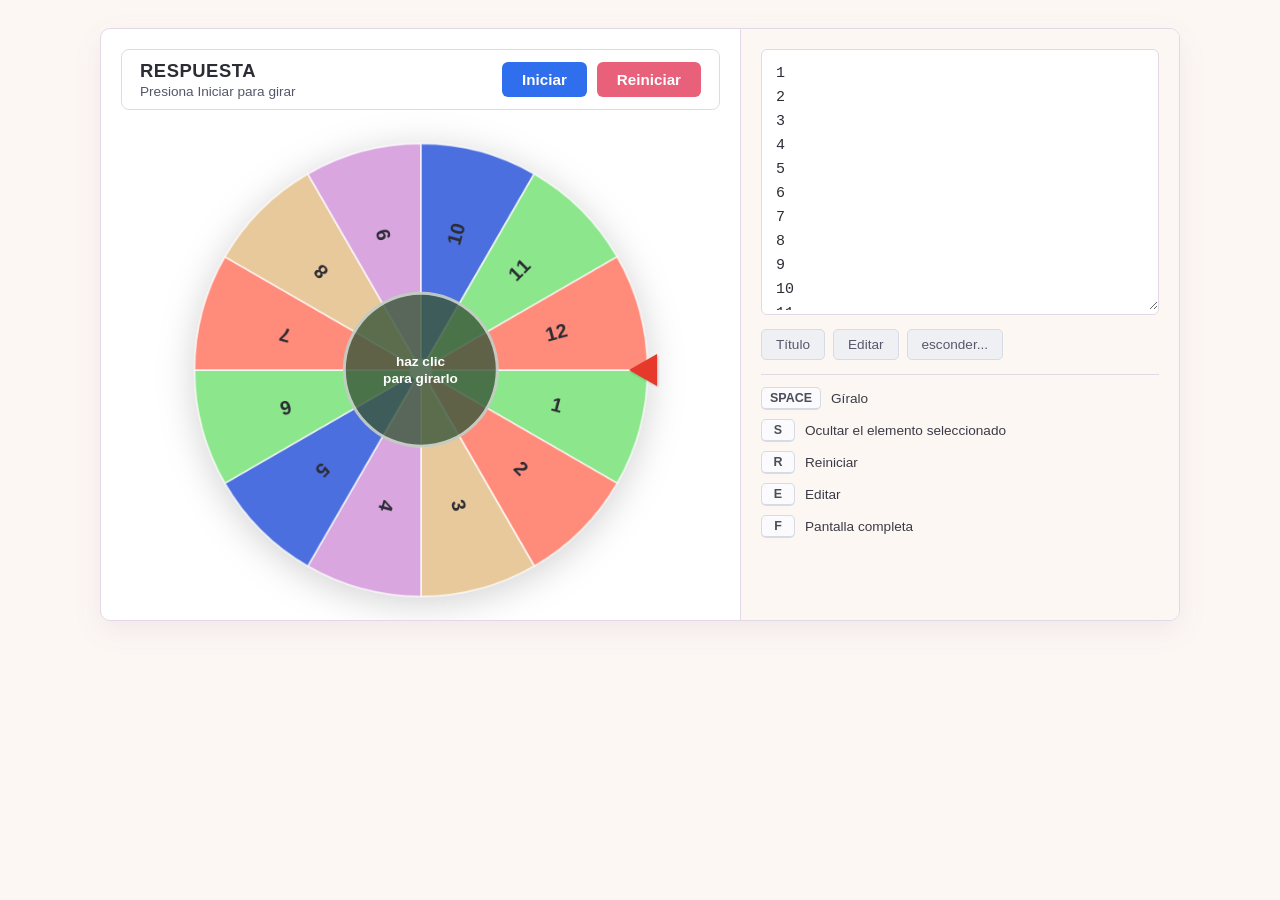
<file: RULETA/index.html>
<!DOCTYPE html>
<html lang="es">
<head>
<meta charset="UTF-8">
<meta name="viewport" content="width=device-width, initial-scale=1.0, viewport-fit=cover">
<title>Ruleta Aleatoria - Aula Virtual</title>
<link rel="stylesheet" href="estilos.css">
</head>
<body>

  <div class="contenedor-app" id="contenedorApp">

    <!-- ================= PANEL IZQUIERDO: RULETA ================= -->
    <div class="panel-ruleta">

      <div class="caja-respuesta">
        <div class="bloque-titulo-respuesta" id="bloqueTitulo" title="Clic para renombrar">
          <div class="titulo-respuesta" id="tituloRespuesta" contenteditable="false" spellcheck="false">RESPUESTA</div>
          <div class="subtitulo-resultado" id="subtituloResultado">Presiona Iniciar para girar</div>
        </div>
        <div class="controles-superiores">
          <button id="botonIniciar" class="boton boton-iniciar" type="button">Iniciar</button>
          <button id="botonReiniciar" class="boton boton-reiniciar" type="button">Reiniciar</button>
        </div>
      </div>

      <div class="zona-ruleta" id="zonaRuleta">
        <canvas id="lienzoRuleta" width="520" height="520"></canvas>
        <div class="puntero-rojo" id="punteroRojo"></div>
        <button class="boton-centro" id="botonCentro" type="button">haz clic<br>para girarlo</button>
      </div>

    </div>

    <!-- ================= PANEL DERECHO: DATOS ================= -->
    <div class="panel-control">

      <div class="contenedor-texto" id="contenedorTexto">
        <div class="capa-resaltado" id="capaResaltado" aria-hidden="true"></div>
        <textarea
          id="areaTexto"
          class="area-texto"
          spellcheck="false"
          wrap="off"
          readonly
          aria-label="Elementos de la ruleta, uno por línea"
        ></textarea>
      </div>

      <div class="fila-botones-control">
        <button id="botonTitulo" class="boton-pequeno" type="button">Título</button>
        <button id="botonEditar" class="boton-pequeno" type="button">Editar</button>
        <button id="botonEsconder" class="boton-pequeno" type="button">esconder...</button>
      </div>

      <div class="lista-atajos">
        <div class="atajo"><kbd>SPACE</kbd><span>Gíralo</span></div>
        <div class="atajo"><kbd>S</kbd><span>Ocultar el elemento seleccionado</span></div>
        <div class="atajo"><kbd>R</kbd><span>Reiniciar</span></div>
        <div class="atajo"><kbd>E</kbd><span>Editar</span></div>
        <div class="atajo"><kbd>F</kbd><span>Pantalla completa</span></div>
      </div>

    </div>

  </div>

  <div class="mensaje-aviso" id="mensajeAviso"></div>

  <script src="script.js"></script>
</body>
</html>
</file>
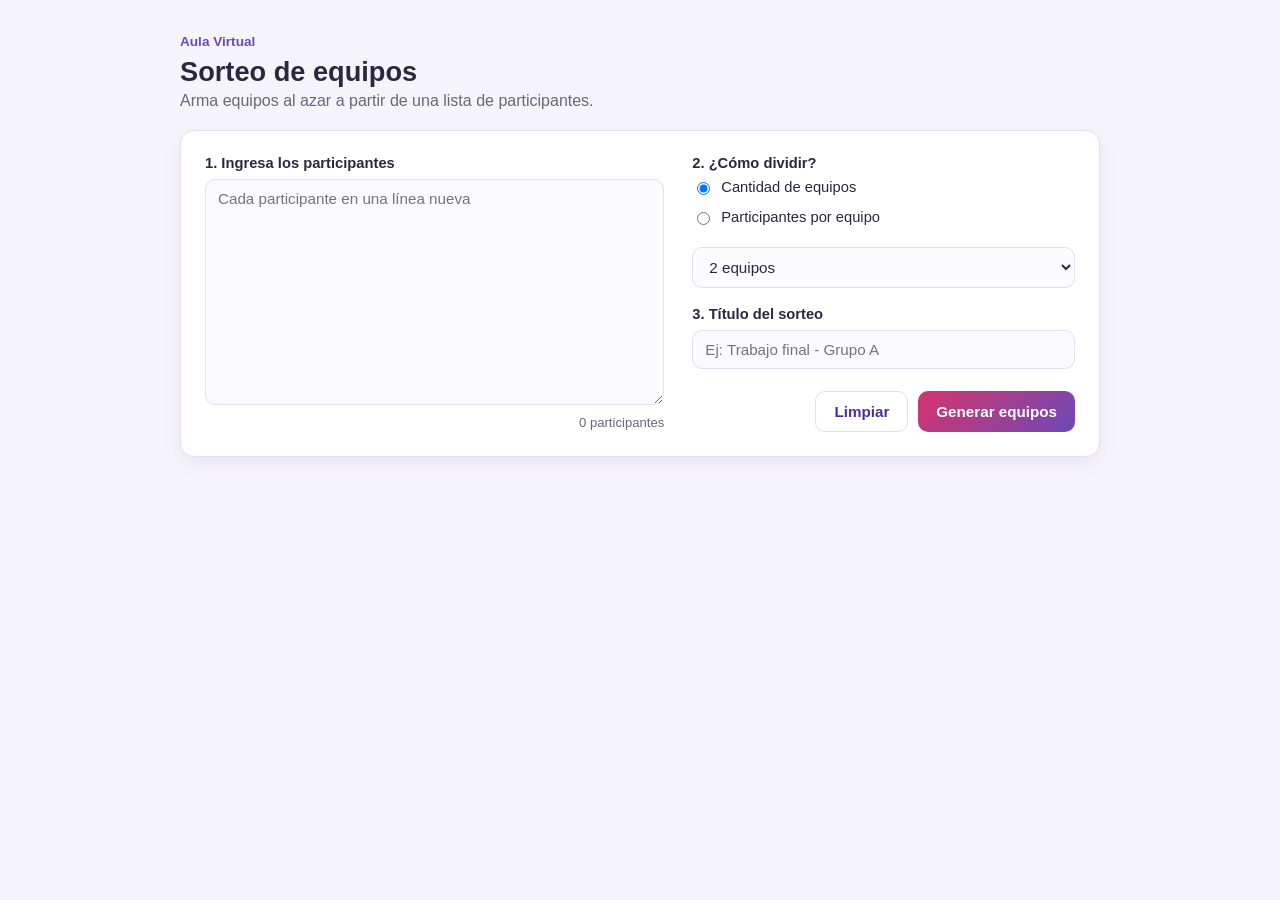
<file: SorteoEquipos/index.html>
<!doctype html>
<html lang="es">
  <head>
    <meta charset="UTF-8" />
    <meta name="viewport" content="width=device-width, initial-scale=1.0" />
    <title>Sorteo de Equipos - Aula Virtual</title>
    <link rel="stylesheet" href="style.css" />
  </head>
  <body>
    <!-- ======================================================= -->
    <!-- PANTALLA 1: Formulario                                   -->
    <!-- NOTA PARA EL EQUIPO: esta pantalla corresponde a F1 y F2 -->
    <!-- (los está trabajando otro integrante). Aquí hay una      -->
    <!-- versión funcional mínima solo para poder probar la F3    -->
    <!-- y la F4, que son mi parte. Al hacer el merge, reemplazar -->
    <!-- este bloque por el definitivo de mi compañero/a,         -->
    <!-- respetando los IDs que usa script.js (ver comentarios    -->
    <!-- dentro de script.js, sección "PUNTOS DE INTEGRACIÓN").   -->
    <!-- ======================================================= -->
    <main id="pantalla-formulario" class="pantalla activa">
      <header class="encabezado">
        <span class="etiqueta-app">Aula Virtual</span>
        <h1>Sorteo de equipos</h1>
        <p class="subtitulo">
          Arma equipos al azar a partir de una lista de participantes.
        </p>
      </header>

      <section class="tarjeta">
        <div class="fila-formulario">
          <div class="columna">
            <label for="area-participantes">1. Ingresa los participantes</label>
            <textarea
              id="area-participantes"
              placeholder="Cada participante en una línea nueva"
              maxlength="5000"
              rows="12"
            ></textarea>
            <div class="contador-participantes">
              <span id="contador-numero">0</span> participantes
            </div>
          </div>

          <div class="columna">
            <label>2. ¿Cómo dividir?</label>
            <div class="opciones-modo">
              <label class="opcion-radio">
                <input
                  type="radio"
                  name="modo-division"
                  value="equipos"
                  checked
                />
                Cantidad de equipos
              </label>
              <label class="opcion-radio">
                <input type="radio" name="modo-division" value="porEquipo" />
                Participantes por equipo
              </label>
            </div>

            <select id="select-valor-division">
              <option value="2">2 equipos</option>
              <option value="3">3 equipos</option>
              <option value="4">4 equipos</option>
              <option value="5">5 equipos</option>
              <option value="6">6 equipos</option>
            </select>

            <label for="input-titulo-sorteo">3. Título del sorteo</label>
            <input
              type="text"
              id="input-titulo-sorteo"
              placeholder="Ej: Trabajo final - Grupo A"
            />

            <div class="acciones-formulario">
              <button
                id="boton-limpiar"
                class="boton boton-secundario"
                type="button"
              >
                Limpiar
              </button>
              <button
                id="boton-generar"
                class="boton boton-primario"
                type="button"
              >
                Generar equipos
              </button>
            </div>
          </div>
        </div>
      </section>
    </main>

    <!-- ======================================================= -->
    <!-- PANTALLA 2: Resultados                                   -->
    <!-- ESTA ES MI PARTE: F3 (generación y despliegue de los     -->
    <!-- equipos) y F4 (los 3 botones: descargar JPG, copiar al   -->
    <!-- portapapeles y copiar por columnas).                     -->
    <!-- ======================================================= -->
    <main id="pantalla-resultados" class="pantalla">
      <header class="encabezado">
        <button id="boton-volver" class="boton boton-texto" type="button">
          &larr; Volver a editar
        </button>
        <h1 id="titulo-resultados">Resultado del sorteo</h1>
      </header>

      <section id="contenedor-equipos" class="contenedor-equipos">
        <!-- Aquí script.js inserta un rectángulo por cada equipo -->
      </section>

      <footer class="barra-acciones">
        <button
          id="boton-descargar-jpg"
          class="boton boton-primario"
          type="button"
        >
          Descargar como JPG
        </button>
        <button
          id="boton-copiar-texto"
          class="boton boton-secundario"
          type="button"
        >
          Copiar al portapapeles
        </button>
        <button
          id="boton-copiar-columnas"
          class="boton boton-secundario"
          type="button"
        >
          Copiar por columnas
        </button>
      </footer>

      <p id="mensaje-estado" class="mensaje-estado" aria-live="polite"></p>
    </main>

    <!-- Área de trabajo oculta usada por la descarga en JPG (canvas) -->
    <canvas id="lienzo-exportar" style="display: none"></canvas>

    <script src="script.js"></script>
  </body>
</html>
</file>
<file: RULETA/estilos.css>
/* ============================================================
   RULETA ALEATORIA - AULA VIRTUAL
   Hoja de estilos
   ============================================================ */

* {
  box-sizing: border-box;
}

:root {
  --color-azul: #2f6fed;
  --color-azul-oscuro: #2559c7;
  --color-rojo: #e8607a;
  --color-rojo-oscuro: #d64863;
  --color-gris-boton: #eef0f4;
  --color-gris-boton-borde: #d7dbe3;
  --color-gris-texto: #55586a;
  --color-borde: #e3d9e6;
  --color-fondo: #fdf7f4;
  --color-panel: #ffffff;
  --sombra: 0 10px 30px rgba(90, 60, 100, 0.08);
}

html, body {
  height: 100%;
}

body {
  margin: 0;
  font-family: "Segoe UI", Roboto, Helvetica, Arial, sans-serif;
  background: var(--color-fondo);
  color: #2c2c34;
  display: flex;
  align-items: flex-start;
  justify-content: center;
  padding: 28px 16px;
}

.contenedor-app {
  width: 100%;
  max-width: 1080px;
  background: var(--color-panel);
  border: 1px solid var(--color-borde);
  border-radius: 10px;
  box-shadow: var(--sombra);
  display: flex;
  flex-wrap: wrap;
  gap: 0;
  overflow: hidden;
}

/* Modo pantalla completa: centra y usa toda la ventana */
.contenedor-app:fullscreen {
  max-width: 100%;
  height: 100%;
  border-radius: 0;
  align-content: center;
  justify-content: center;
}

/* ---------------- Panel izquierdo: ruleta ---------------- */

.panel-ruleta {
  flex: 1 1 560px;
  padding: 20px;
  display: flex;
  flex-direction: column;
  align-items: center;
  min-width: 320px;
}

.caja-respuesta {
  width: 100%;
  display: flex;
  align-items: center;
  justify-content: space-between;
  border: 1px solid var(--color-borde);
  border-radius: 8px;
  padding: 10px 18px;
  margin-bottom: 24px;
  gap: 16px;
  flex-wrap: wrap;
}

.bloque-titulo-respuesta {
  display: flex;
  flex-direction: column;
  gap: 2px;
  cursor: pointer;
}

.titulo-respuesta {
  font-size: 1.15rem;
  font-weight: 600;
  letter-spacing: 0.03em;
  color: #2c2c34;
  outline: none;
}

.titulo-respuesta[contenteditable="true"] {
  border-bottom: 1px dashed var(--color-azul);
}

.subtitulo-resultado {
  font-size: 0.85rem;
  color: var(--color-gris-texto);
  min-height: 1.1em;
}

.subtitulo-resultado.tiene-resultado {
  color: var(--color-azul-oscuro);
  font-weight: 600;
}

.controles-superiores {
  display: flex;
  gap: 10px;
}

.boton {
  border: none;
  border-radius: 6px;
  padding: 9px 20px;
  font-size: 0.95rem;
  font-weight: 600;
  cursor: pointer;
  transition: transform 0.08s ease, filter 0.15s ease;
  color: #ffffff;
}

.boton:hover {
  filter: brightness(1.05);
}

.boton:active {
  transform: translateY(1px);
}

.boton:disabled {
  opacity: 0.55;
  cursor: not-allowed;
  transform: none;
}

.boton-iniciar {
  background: var(--color-azul);
}

.boton-iniciar:hover:not(:disabled) {
  background: var(--color-azul-oscuro);
}

.boton-reiniciar {
  background: var(--color-rojo);
}

.boton-reiniciar:hover {
  background: var(--color-rojo-oscuro);
}

.zona-ruleta {
  position: relative;
  width: 100%;
  max-width: 460px;
  aspect-ratio: 1 / 1;
  display: flex;
  align-items: center;
  justify-content: center;
  margin-top: 6px;
}

#lienzoRuleta {
  width: 100%;
  height: 100%;
  border-radius: 50%;
  cursor: pointer;
  filter: drop-shadow(0 6px 18px rgba(0, 0, 0, 0.18));
}

.puntero-rojo {
  position: absolute;
  right: -6px;
  top: 50%;
  transform: translateY(-50%);
  width: 0;
  height: 0;
  border-top: 16px solid transparent;
  border-bottom: 16px solid transparent;
  border-right: 28px solid #e6392b;
  filter: drop-shadow(1px 1px 1px rgba(0, 0, 0, 0.25));
  z-index: 3;
}

.boton-centro {
  position: absolute;
  top: 50%;
  left: 50%;
  transform: translate(-50%, -50%);
  width: 34%;
  height: 34%;
  border-radius: 50%;
  border: 3px solid rgba(255, 255, 255, 0.65);
  background: rgba(60, 90, 60, 0.82);
  color: #ffffff;
  font-size: 0.85rem;
  font-weight: 600;
  line-height: 1.3;
  text-align: center;
  cursor: pointer;
  z-index: 2;
  padding: 6px;
}

.boton-centro:hover {
  background: rgba(50, 78, 50, 0.9);
}

/* ---------------- Panel derecho: control de datos ---------------- */

.panel-control {
  flex: 1 1 360px;
  min-width: 300px;
  background: var(--color-fondo);
  border-left: 1px solid var(--color-borde);
  padding: 20px;
  display: flex;
  flex-direction: column;
  gap: 14px;
}

.contenedor-texto {
  position: relative;
  border: 1px solid var(--color-borde);
  border-radius: 6px;
  background: var(--color-panel);
  overflow: hidden;
}

.contenedor-texto.modo-edicion {
  border-color: var(--color-azul);
  box-shadow: 0 0 0 2px rgba(47, 111, 237, 0.15);
}

.capa-resaltado {
  position: absolute;
  inset: 0;
  padding: 12px 14px;
  pointer-events: none;
  z-index: 1;
}

.renglon-resaltado {
  background: #c9cbd3;
  border-radius: 3px;
}

.area-texto {
  position: relative;
  z-index: 2;
  width: 100%;
  height: 260px;
  resize: vertical;
  border: none;
  outline: none;
  background: transparent;
  padding: 12px 14px;
  font-family: "Consolas", "Courier New", monospace;
  font-size: 15px;
  line-height: 24px;
  color: #2c2c34;
  white-space: pre;
  overflow: auto;
}

.area-texto[readonly] {
  cursor: pointer;
}

.fila-botones-control {
  display: flex;
  gap: 8px;
  flex-wrap: wrap;
}

.boton-pequeno {
  border: 1px solid var(--color-gris-boton-borde);
  background: var(--color-gris-boton);
  color: var(--color-gris-texto);
  border-radius: 5px;
  padding: 7px 14px;
  font-size: 0.85rem;
  cursor: pointer;
  transition: background 0.15s ease;
}

.boton-pequeno:hover {
  background: #e2e5ec;
}

.boton-pequeno.activo {
  background: var(--color-azul);
  border-color: var(--color-azul);
  color: #fff;
}

.lista-atajos {
  border-top: 1px solid var(--color-borde);
  padding-top: 12px;
  display: flex;
  flex-direction: column;
  gap: 9px;
}

.atajo {
  display: flex;
  align-items: center;
  gap: 10px;
  font-size: 0.85rem;
  color: #3b3b45;
}

.atajo kbd {
  display: inline-block;
  min-width: 34px;
  text-align: center;
  padding: 3px 8px;
  border: 1px solid var(--color-gris-boton-borde);
  border-bottom-width: 2px;
  border-radius: 5px;
  background: #fbfbfd;
  font-family: inherit;
  font-size: 0.78rem;
  font-weight: 600;
  color: #4a4d5a;
}

.mensaje-aviso {
  position: fixed;
  bottom: 18px;
  left: 50%;
  transform: translateX(-50%) translateY(20px);
  background: #2c2c34;
  color: #fff;
  padding: 10px 18px;
  border-radius: 6px;
  font-size: 0.85rem;
  opacity: 0;
  pointer-events: none;
  transition: opacity 0.2s ease, transform 0.2s ease;
  z-index: 10;
}

.mensaje-aviso.visible {
  opacity: 1;
  transform: translateX(-50%) translateY(0);
}

@media (max-width: 640px) {
  .panel-control {
    border-left: none;
    border-top: 1px solid var(--color-borde);
  }
}
</file>
<file: SorteoEquipos/style.css>
:root {
  --morado: #6C4AB6;
  --morado-oscuro: #4B2E96;
  --rosa: #D6336C;
  --fondo: #F6F4FB;
  --tarjeta: #FFFFFF;
  --texto: #2B2740;
  --texto-suave: #6B6580;
  --borde: #E3DEF2;
  --exito: #2E8B57;
}

* { box-sizing: border-box; }

body {
  margin: 0;
  font-family: "Segoe UI", Verdana, Arial, sans-serif;
  background: var(--fondo);
  color: var(--texto);
}

.pantalla {
  display: none;
  max-width: 960px;
  margin: 0 auto;
  padding: 32px 20px 60px;
}
.pantalla.activa { display: block; }

.encabezado h1 {
  margin: 6px 0 4px;
  font-size: 1.7rem;
}
.etiqueta-app {
  color: var(--morado);
  font-weight: 600;
  font-size: 0.85rem;
}
.subtitulo { color: var(--texto-suave); margin: 0 0 20px; }

.tarjeta {
  background: var(--tarjeta);
  border: 1px solid var(--borde);
  border-radius: 14px;
  padding: 24px;
  box-shadow: 0 6px 18px rgba(76, 46, 150, 0.08);
}

.fila-formulario {
  display: grid;
  grid-template-columns: 1.2fr 1fr;
  gap: 28px;
}
@media (max-width: 720px) {
  .fila-formulario { grid-template-columns: 1fr; }
}

label {
  display: block;
  font-weight: 600;
  margin-bottom: 8px;
  font-size: 0.92rem;
}

textarea, select, input[type="text"] {
  width: 100%;
  border: 1.5px solid var(--borde);
  border-radius: 10px;
  padding: 10px 12px;
  font-size: 0.95rem;
  color: var(--texto);
  background: #FBFAFF;
  font-family: inherit;
}
textarea { resize: vertical; margin-bottom: 6px; }

.contador-participantes {
  text-align: right;
  color: var(--texto-suave);
  font-size: 0.82rem;
}

.opciones-modo {
  display: flex;
  flex-direction: column;
  gap: 6px;
  margin-bottom: 14px;
}
.opcion-radio {
  font-weight: 400;
  display: flex;
  align-items: center;
  gap: 8px;
}

#select-valor-division { margin-bottom: 18px; }
#input-titulo-sorteo { margin-bottom: 22px; }

.acciones-formulario {
  display: flex;
  gap: 10px;
  justify-content: flex-end;
}

.boton {
  border: none;
  border-radius: 10px;
  padding: 11px 18px;
  font-size: 0.95rem;
  font-weight: 600;
  cursor: pointer;
}
.boton-primario {
  background: linear-gradient(135deg, var(--rosa), var(--morado));
  color: #fff;
}
.boton-primario:hover { filter: brightness(1.06); }
.boton-secundario {
  background: #fff;
  color: var(--morado-oscuro);
  border: 1.5px solid var(--borde);
}
.boton-secundario:hover { background: #F1EDFB; }
.boton-texto {
  background: none;
  color: var(--morado-oscuro);
  padding: 6px 0;
  font-weight: 600;
}

.contenedor-equipos {
  display: grid;
  grid-template-columns: repeat(auto-fit, minmax(220px, 1fr));
  gap: 18px;
  margin: 24px 0 28px;
}

.equipo-rectangulo {
  border: 2px solid var(--morado);
  border-radius: 12px;
  padding: 16px;
  background: #fff;
  opacity: 0;
  transform: translateY(6px);
  animation: aparecer 0.35s ease forwards;
}
@keyframes aparecer {
  to { opacity: 1; transform: translateY(0); }
}

.equipo-rectangulo h2 {
  margin: 0 0 10px;
  font-size: 1.05rem;
  color: var(--morado-oscuro);
}

.equipo-rectangulo ul {
  list-style: none;
  margin: 0;
  padding: 0;
}
.equipo-rectangulo li {
  padding: 6px 0;
  border-bottom: 1px dashed var(--borde);
  font-size: 0.92rem;
  opacity: 0;
  animation: aparecer 0.3s ease forwards;
}
.equipo-rectangulo li:last-child { border-bottom: none; }

.barra-acciones {
  display: flex;
  gap: 10px;
  flex-wrap: wrap;
  border-top: 1px solid var(--borde);
  padding-top: 20px;
}

.mensaje-estado {
  margin-top: 10px;
  font-size: 0.88rem;
  color: var(--exito);
  min-height: 18px;
}
</file>
